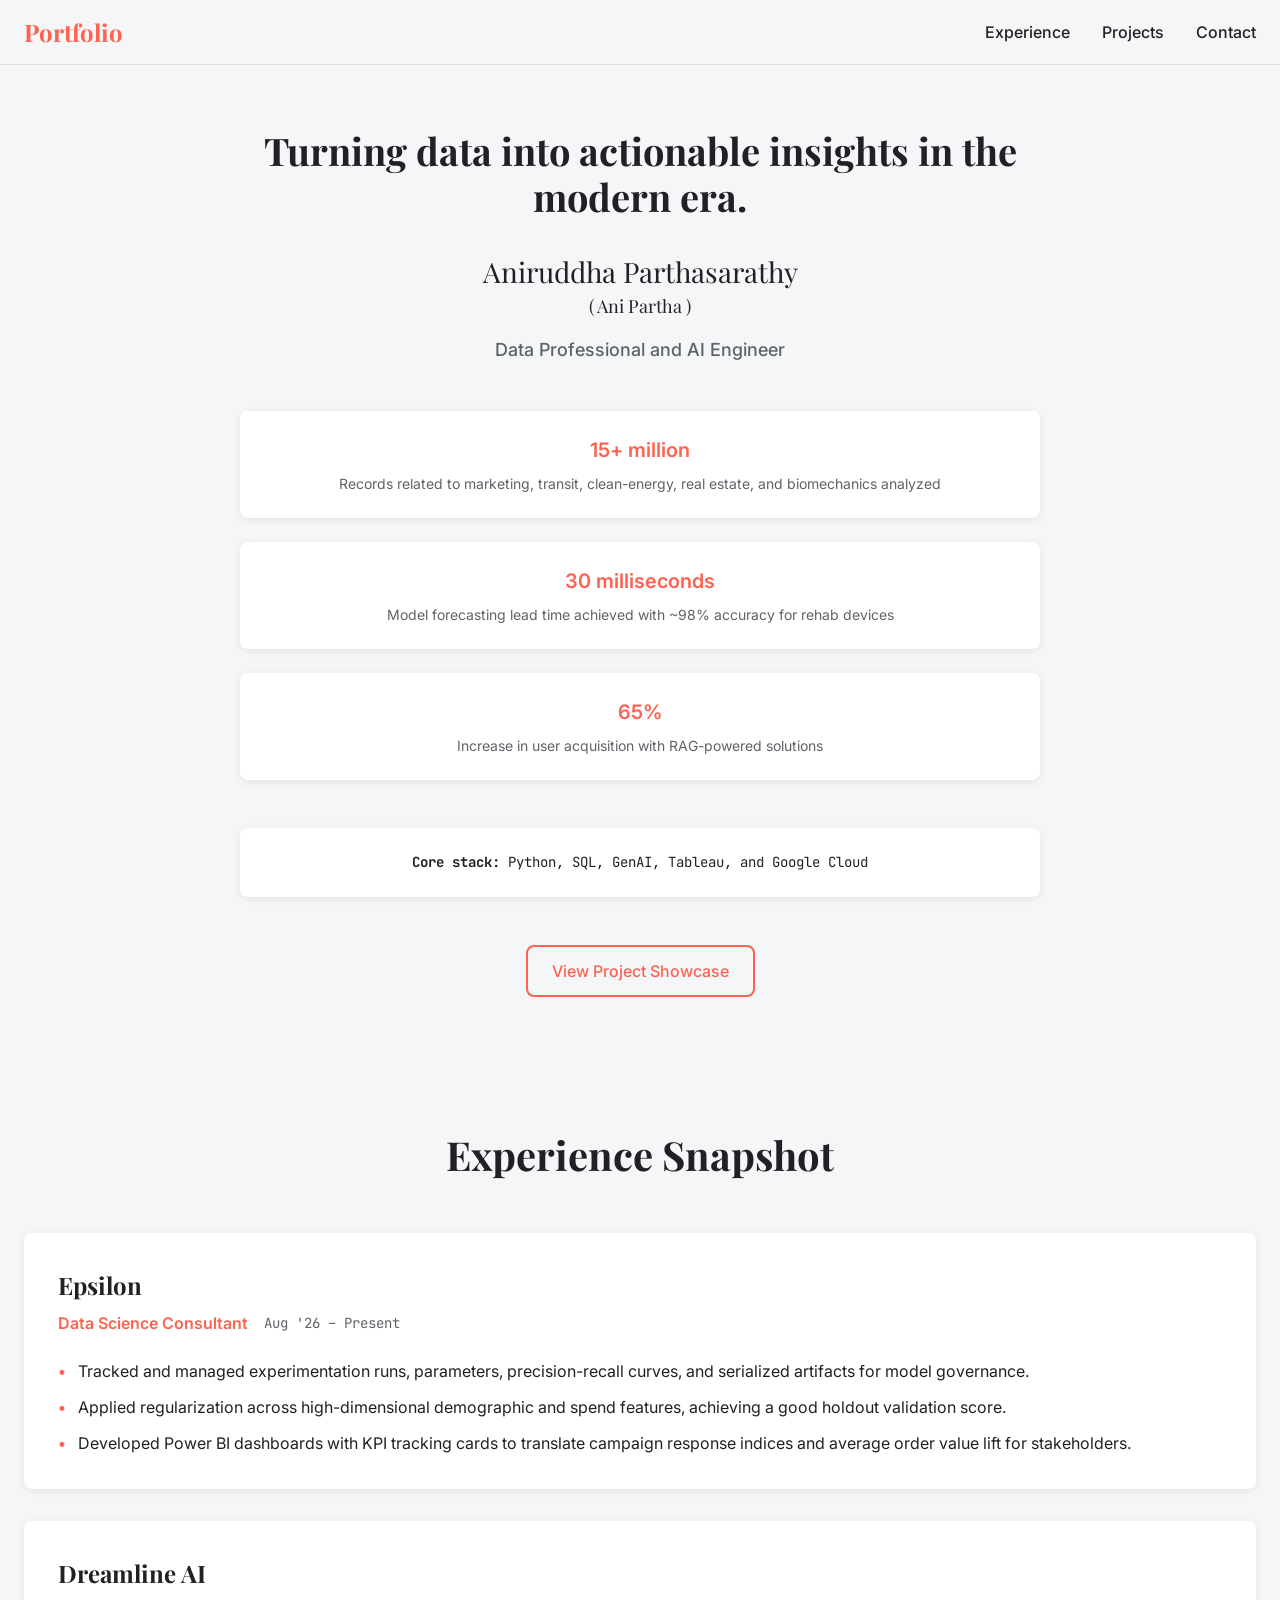
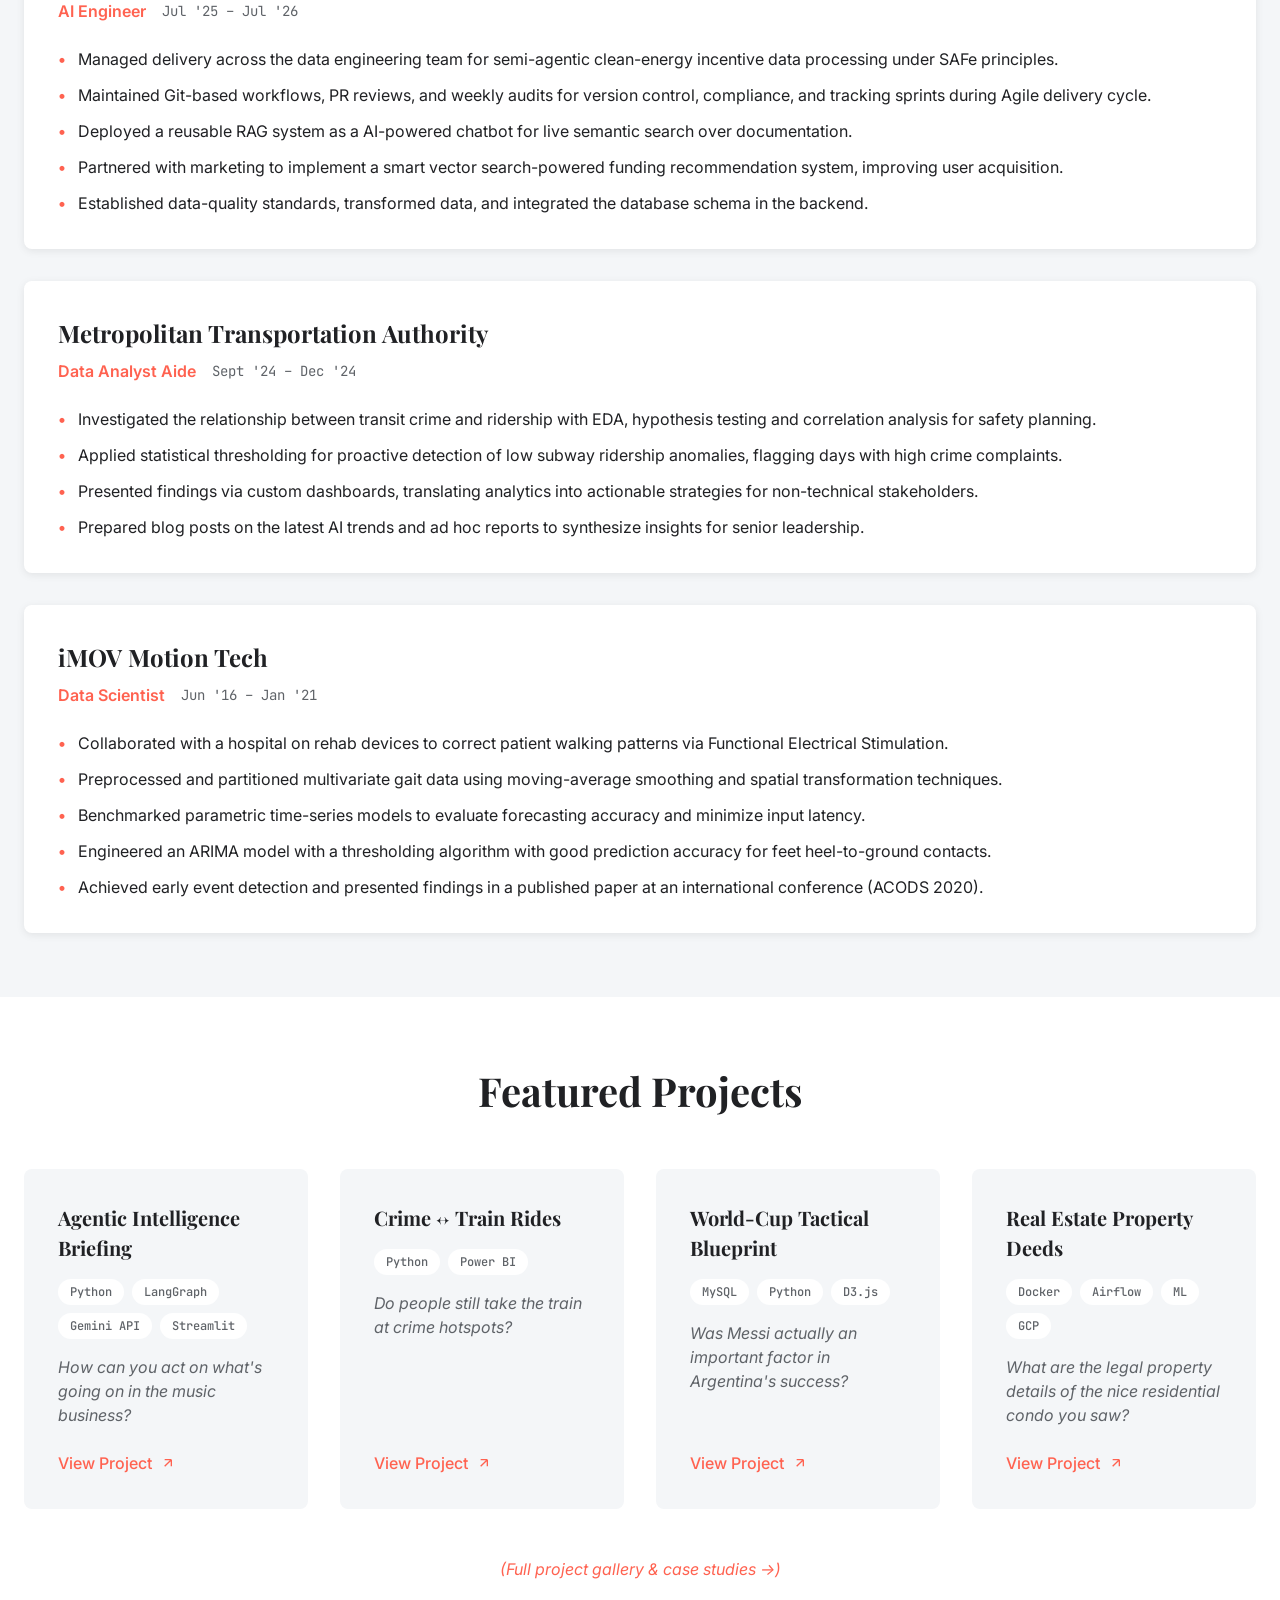
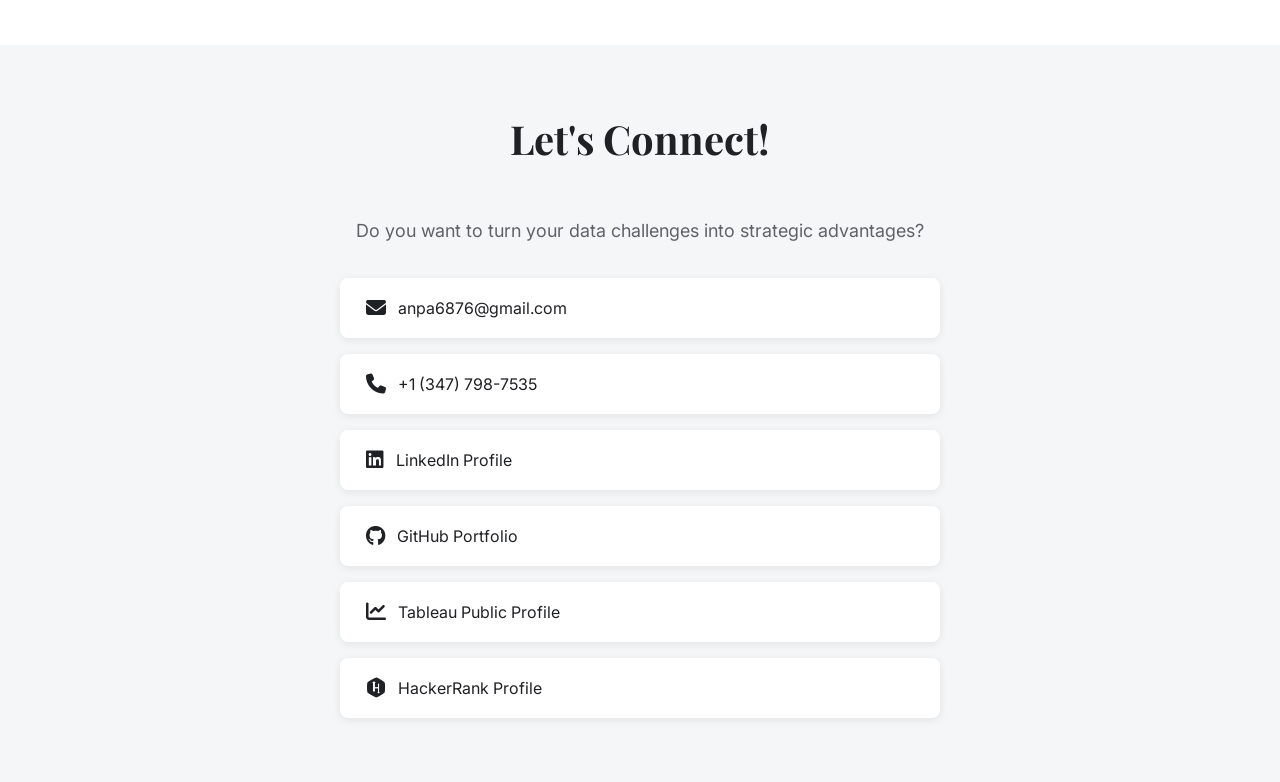
<file: index.html>
<!DOCTYPE html>
<html lang="en">
<head>
  <meta charset="UTF-8">
  <meta name="viewport" content="width=device-width, initial-scale=1.0">
  <title>Ani Partha's Portfolio</title>
  <link rel="preconnect" href="https://fonts.googleapis.com">
  <link rel="preconnect" href="https://fonts.gstatic.com" crossorigin>
  <link href="https://fonts.googleapis.com/css2?family=Playfair+Display:wght@400;700&family=Inter:wght@400;500;600&family=JetBrains+Mono:wght@400;500&display=swap" rel="stylesheet">
  <link rel="stylesheet" href="styles.css">
  <link rel="stylesheet" href="https://cdnjs.cloudflare.com/ajax/libs/font-awesome/6.4.2/css/all.min.css">
</head>
<body>
  <!-- Navigation -->
  <nav class="nav">
    <div class="nav-container">
      <div class="nav-logo">
        <span>Portfolio</span>
      </div>
      <div class="nav-links">
        <a href="#experience" class="nav-link">Experience</a>
        <a href="#projects" class="nav-link">Projects</a>
        <a href="#contact" class="nav-link">Contact</a>
      </div>
    </div>
  </nav>

  <!-- Hero Section -->
  <section class="hero" id="home">
    <div class="container">
      <div class="hero-content">
        <h1 class="hero-tagline">Turning data into actionable insights in the modern era.</h1>
        <div class="hero-name">
          <h2>Aniruddha Parthasarathy</h2>
          <h4>( Ani Partha )</h4>
          <p class="hero-title">Data Professional and AI Engineer</p>
        </div>

        <div class="hero-highlights">
          <div class="highlight">
            <span class="highlight-number">15+ million</span>
            <span class="highlight-text">Records related to marketing, transit, clean-energy, real estate, and biomechanics analyzed</span>
          </div>

          <div class="highlight">
            <span class="highlight-number">30 milliseconds</span>
            <span class="highlight-text">Model forecasting lead time achieved with ~98% accuracy for rehab devices</span>
          </div>
        
          <div class="highlight">
            <span class="highlight-number">65%</span>
            <span class="highlight-text">Increase in user acquisition with RAG-powered solutions</span>
          </div>
        </div>

        <div class="hero-stack">
          <p><strong>Core stack:</strong> Python, SQL, GenAI, Tableau, and Google Cloud</p>
        </div>

        <div class="hero-actions">
          <!-- <a href="Aniruddha_Parthasarathy_CV.pdf" class="btn btn-primary" download>Download Resume</a> -->
          <a href="#projects" class="btn btn-secondary">View Project Showcase</a>
        </div>
      </div>
    </div>
  </section>

  <!-- Experience Section -->
  <section class="experience" id="experience">
    <div class="container">
      <h2 class="section-title">Experience Snapshot</h2>
      <div class="experience-cards">

        <div class="experience-card">
          <div class="experience-header">
            <h3>Epsilon</h3>
            <div class="experience-meta">
              <span class="role">Data Science Consultant</span>
              <span class="dates">Aug '26 – Present</span>
              <!-- <span class="dates"><strong>Remote (US)</strong></span> -->
            </div>
          </div>
          <div class="experience-highlights">
            <div class="highlight-item">
              <span class="bullet">•</span>
              <span>Tracked and managed experimentation runs, parameters, precision-recall curves, and serialized artifacts for model governance.
              </span>
            </div>
            <div class="highlight-item">
              <span class="bullet">•</span>
              <span>Applied regularization across high-dimensional demographic and spend features, achieving a good holdout validation score.</span>
            </div>
            <div class="highlight-item">
              <span class="bullet">•</span>
              <span>Developed Power BI dashboards with KPI tracking cards to translate campaign response indices and average order value lift for stakeholders.</span>
            </div>
          </div>
        </div>

        <div class="experience-card">
          <div class="experience-header">
            <h3>Dreamline AI</h3>
            <div class="experience-meta">
              <span class="role">AI Engineer</span>
              <span class="dates">Jul '25 – Jul '26</span>
              <!-- <span class="dates"><strong>Remote (US)</strong></span> -->
            </div>
          </div>
          <div class="experience-highlights">
            <div class="highlight-item">
              <span class="bullet">•</span>
              <span>Managed delivery across the data engineering team for semi-agentic clean-energy incentive data processing under SAFe principles.</span>
            </div>
            <div class="highlight-item">
              <span class="bullet">•</span>
              <span>Maintained Git-based workflows, PR reviews, and weekly audits for version control, compliance, and tracking sprints during Agile delivery cycle.
              </span>
            </div>
            <div class="highlight-item">
              <span class="bullet">•</span>
              <span>Deployed a reusable RAG system as a AI-powered chatbot for live semantic search over documentation.</span>
            </div>
            <div class="highlight-item">
              <span class="bullet">•</span>
              <span>Partnered with marketing to implement a smart vector search-powered funding recommendation system, improving user acquisition.</span>
            </div>
            <div class="highlight-item">
              <span class="bullet">•</span>
              <span>Established data-quality standards, transformed data, and integrated the database schema in the backend.
              </span>
            </div>
          </div>
        </div>

        <div class="experience-card">
          <div class="experience-header">
            <h3>Metropolitan Transportation Authority</h3>
            <div class="experience-meta">
              <span class="role">Data Analyst Aide</span>
              <span class="dates">Sept '24 – Dec '24</span>
              <!-- <span class="dates"><strong>New York City, NY</strong></span> -->

            </div>
          </div>
          <div class="experience-highlights">
            <div class="highlight-item">
              <span class="bullet">•</span>
              <span>Investigated the relationship between transit crime and ridership with EDA, hypothesis testing and correlation analysis for safety planning.</span>
            </div>
            <div class="highlight-item">
              <span class="bullet">•</span>
              <span>Applied statistical thresholding for proactive detection of low subway ridership anomalies, flagging days with high crime complaints.</span>
            </div>
            <div class="highlight-item">
              <span class="bullet">•</span>
              <span>Presented findings via custom dashboards, translating analytics into actionable strategies for non-technical stakeholders.</span>
            </div>
            <div class="highlight-item">
              <span class="bullet">•</span>
              <span>Prepared blog posts on the latest AI trends and ad hoc reports to synthesize insights for senior leadership.</span>
            </div>
          </div>
        </div>


        <div class="experience-card">
          <div class="experience-header">
            <h3>iMOV Motion Tech</h3>

            <div class="experience-meta">
              <span class="role">Data Scientist</span>
              <span class="dates">Jun '16 – Jan '21</span>
              <!-- <span class="dates"><strong>Bengaluru, India</strong></span> -->
            </div>

          </div>
          <div class="experience-highlights">
            <div class="highlight-item">
              <span class="bullet">•</span>
              <span>Collaborated with a hospital on rehab devices to correct patient walking patterns via Functional Electrical Stimulation.</span>
            </div>
            <div class="highlight-item">
              <span class="bullet">•</span>
              <span>Preprocessed and partitioned multivariate gait data using moving-average smoothing and spatial transformation techniques.</span>
            </div>
            <div class="highlight-item">
              <span class="bullet">•</span>
              <span>Benchmarked parametric time-series models to evaluate forecasting accuracy and minimize input latency.</span>
            </div>
            <div class="highlight-item">
              <span class="bullet">•</span>
              <span>Engineered an ARIMA model with a thresholding algorithm with good prediction accuracy for feet heel-to-ground contacts.</span>
            </div>
            <div class="highlight-item">
              <span class="bullet">•</span>
              <span>Achieved early event detection and presented findings in a published paper at an international conference (ACODS 2020).</span>
            </div>
          </div>
        </div>


      </div>
    </div>
  </section>

  <!-- Projects Section -->
  <section class="projects" id="projects">
    <div class="container">
      <h2 class="section-title">Featured Projects</h2>
      <div class="projects-grid">

        <!-- Agentic AI -->
        <div class="project-card">
          <div class="project-content">
            <h3 class="project-title">Agentic Intelligence Briefing </h3>
            <div class="project-tech">
              <span class="tech-tag">Python</span>
              <span class="tech-tag">LangGraph</span>
              <span class="tech-tag">Gemini API</span>
              <span class="tech-tag">Streamlit</span>
            </div>
            <p class="project-description">
              <i>How can you act on what's going on in the music business?</i>
            </p>
            <a href="https://github.com/a-partha/music_analytics_app/tree/main#agentic-music-analytics-pipeline" class="project-link" target="_blank" rel="noopener">
              <span>View Project</span>
              <svg width="16" height="16" viewBox="0 0 24 24" fill="none" stroke="currentColor" stroke-width="2">
                <path d="M7 17L17 7M17 7H7M17 7V17"/>
              </svg>
            </a>
          </div>
        </div>


        <!-- Crime ↔ Train Rides -->
        <div class="project-card">
          <div class="project-content">
            <h3 class="project-title">Crime ↔ Train Rides</h3>
            <div class="project-tech">
              <span class="tech-tag">Python</span>
              <span class="tech-tag">Power BI</span>
            </div>
            <p class="project-description">
              <i>Do people still take the train at crime hotspots?</i>
            </p>
            <a href="https://a-partha.github.io/NYC-Subway-Analysis/report.html" class="project-link" target="_blank" rel="noopener">
              <span>View Project</span>
              <svg width="16" height="16" viewBox="0 0 24 24" fill="none" stroke="currentColor" stroke-width="2">
                <path d="M7 17L17 7M17 7H7M17 7V17"/>
              </svg>
            </a>
          </div>
        </div>

        <!-- World‑Cup Tactical Blueprint -->
        <div class="project-card">
          <div class="project-content">
            <h3 class="project-title">World-Cup Tactical Blueprint</h3>
            <div class="project-tech">
              <span class="tech-tag">MySQL</span>
              <span class="tech-tag">Python</span>
              <span class="tech-tag">D3.js</span>
            </div>
            <p class="project-description">
              <i>Was Messi actually an important factor in Argentina's success?</i>
            </p>
            <a href="https://a-partha.github.io/Masters-Capstone-Project/" class="project-link" target="_blank" rel="noopener">
              <span>View Project</span>
              <svg width="16" height="16" viewBox="0 0 24 24" fill="none" stroke="currentColor" stroke-width="2">
                <path d="M7 17L17 7M17 7H7M17 7V17"/>
              </svg>
            </a>
          </div>
        </div>

        <!-- Real Estate Property Deeds -->
        <div class="project-card">
          <div class="project-content">
            <h3 class="project-title">Real Estate Property Deeds</h3>
            <div class="project-tech">
              <span class="tech-tag">Docker</span>
              <span class="tech-tag">Airflow</span>
              <span class="tech-tag">ML</span>
              <span class="tech-tag">GCP</span>


            </div>
            <p class="project-description">
              <i>What are the legal property details of the nice residential condo you saw?</i>
            </p>
            <a href="https://github.com/a-partha/real-estate-ai-qa?tab=readme-ov-file#nyc-property-deeds-qa-with-integrated-ai" class="project-link" target="_blank" rel="noopener">
              <span>View Project</span>
              <svg width="16" height="16" viewBox="0 0 24 24" fill="none" stroke="currentColor" stroke-width="2">
                <path d="M7 17L17 7M17 7H7M17 7V17"/>
              </svg>
            </a>
          </div>
        </div>

      </div>

      <div class="projects-cta">
        <p><a href="projects.html" class="exhibition-link">(Full project gallery & case studies →)</a></p>
      </div>
    </div>
  </section>

  <!-- Contact Section -->
  <section class="contact" id="contact">
    <div class="container">
      <h2 class="section-title">Let's Connect!</h2>
      <div class="contact-content">
        <div class="contact-info">
          <p class="contact-description">
            Do you want to turn your data challenges into strategic advantages? 
          </p>
          <div class="contact-links">
            <a href="mailto:anpa6876@gmail.com" class="contact-link" target="_blank" rel="noopener">
              <i class="fa-solid fa-envelope fa-lg"></i>
              anpa6876@gmail.com
            </a>
            <a href="tel:+13477987535" class="contact-link" target="_blank" rel="noopener">
              <i class="fa-solid fa-phone fa-lg"></i>
              +1 (347) 798-7535
            </a>
            <a href="https://www.linkedin.com/in/ani-partha" class="contact-link" target="_blank" rel="noopener">
              <i class="fa-brands fa-linkedin fa-lg"></i>
              LinkedIn Profile
            </a>
            <a href="https://www.github.com/a-partha" class="contact-link" target="_blank" rel="noopener">
              <i class="fa-brands fa-github fa-lg"></i>
              GitHub Portfolio
            </a>
            <a href="https://public.tableau.com/app/profile/anipartha/vizzes" class="contact-link" target="_blank" rel="noopener">
              <i class="fa-solid fa-chart-line fa-lg"></i>
              Tableau Public Profile
            </a>
            <a href="https://www.hackerrank.com/profile/aniruddha_parth1" class="contact-link" target="_blank" rel="noopener">
              <i class="fa-brands fa-hackerrank fa-lg"></i>
              HackerRank Profile
            </a>
          </div>
        </div>
      </div>
    </div>
  </section>

  <script src="script.js"></script>
</body>
</file>
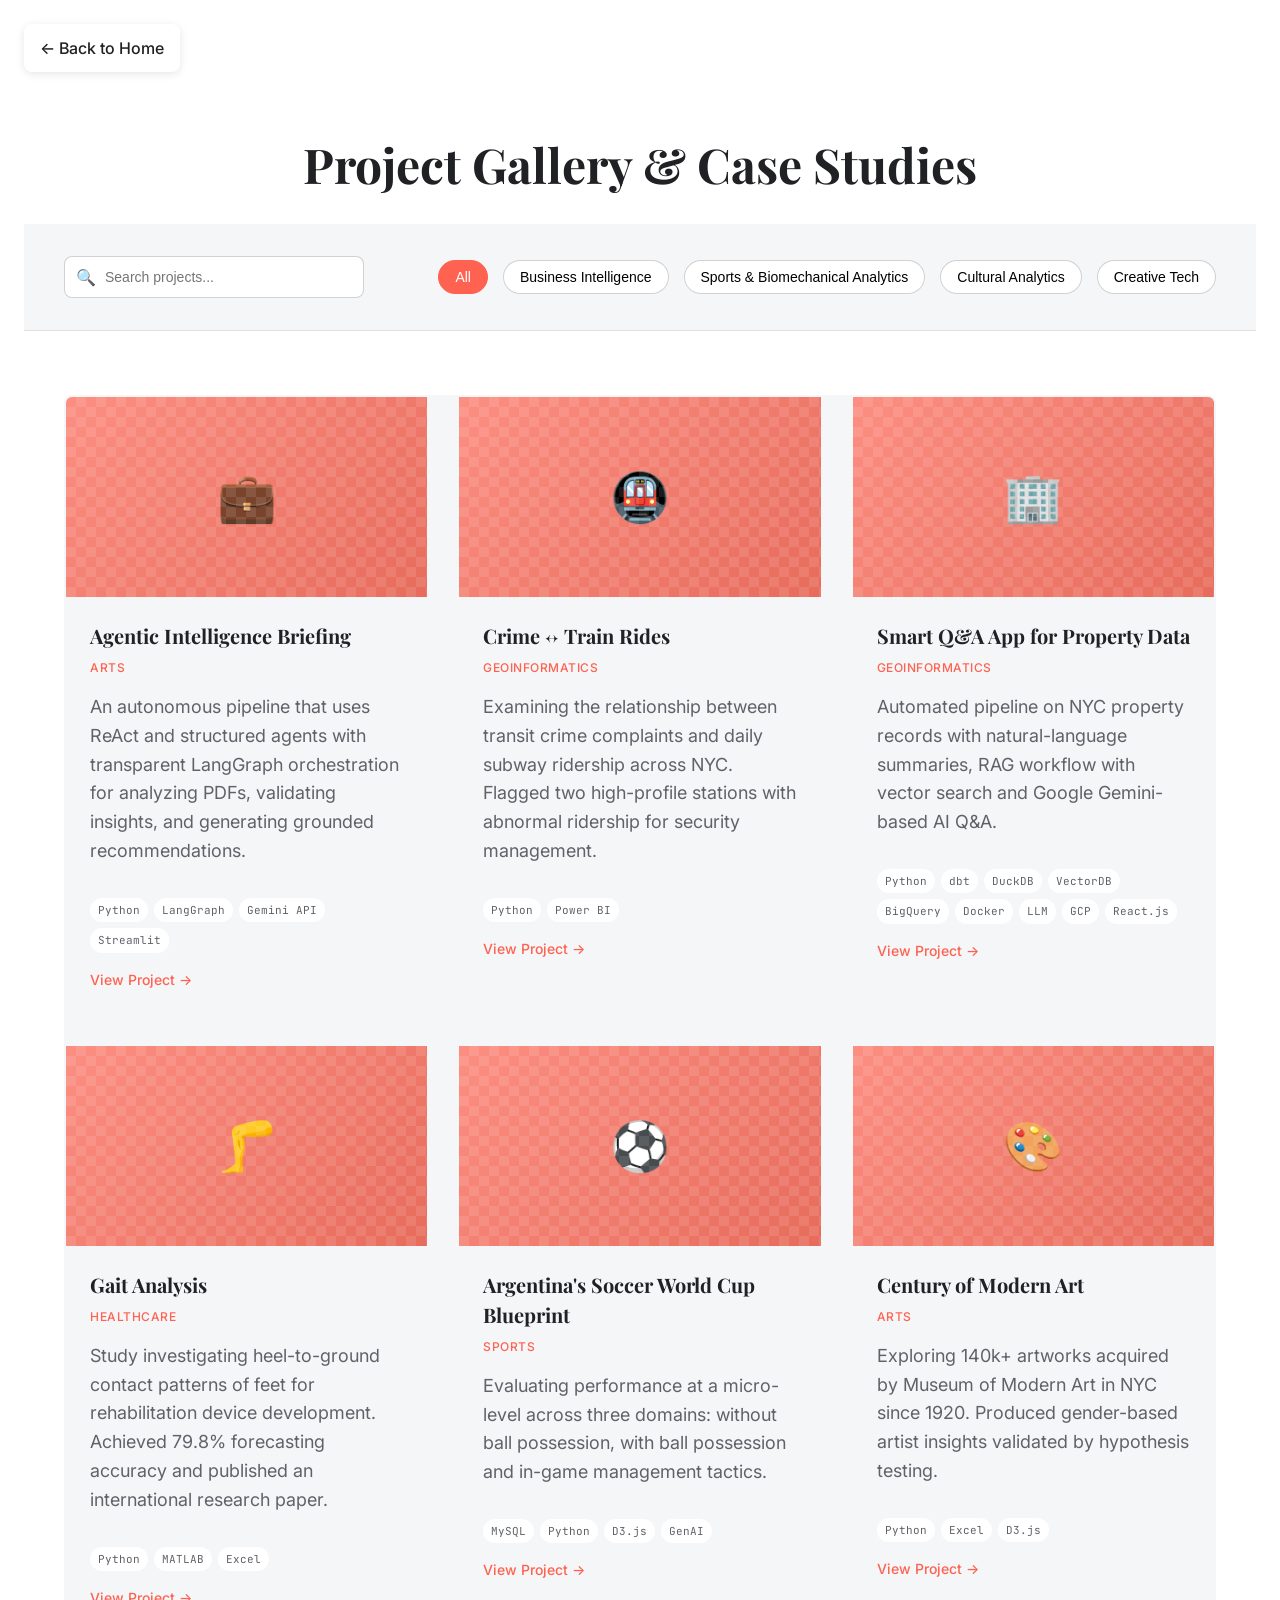
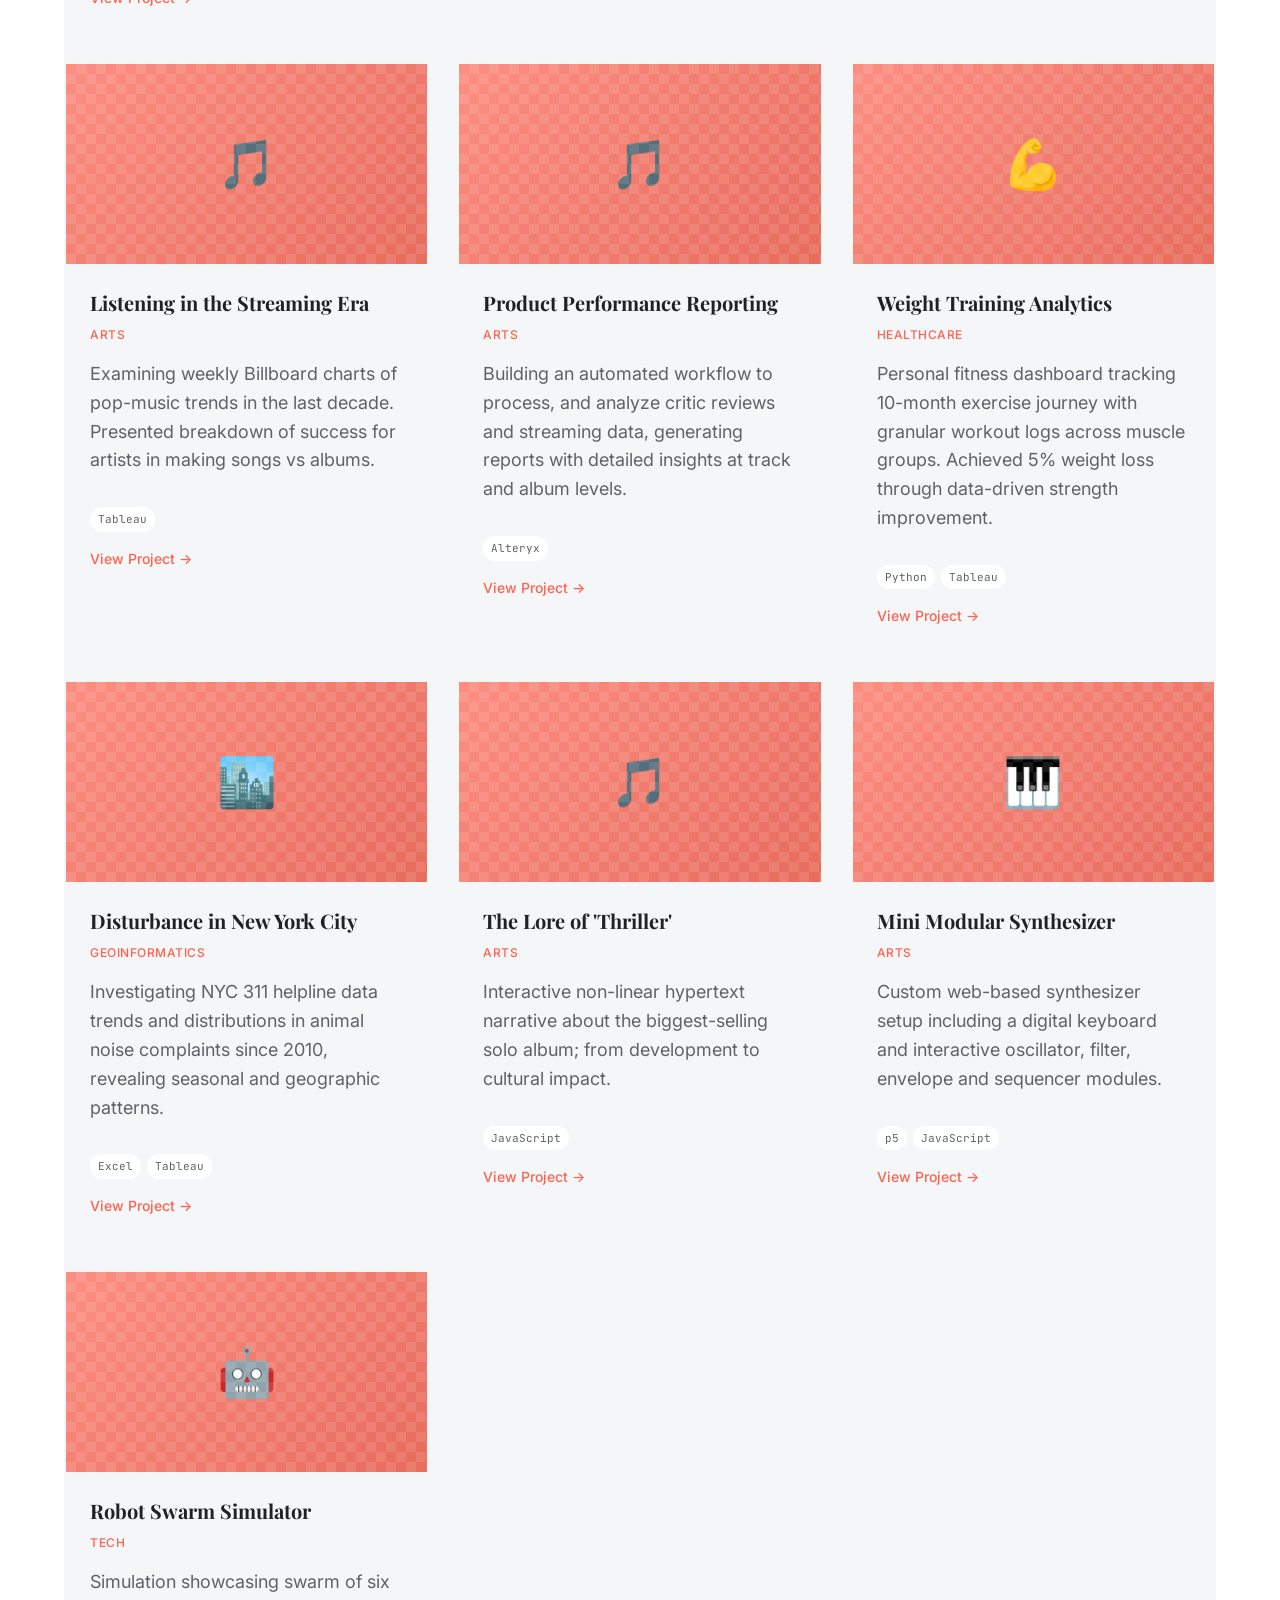
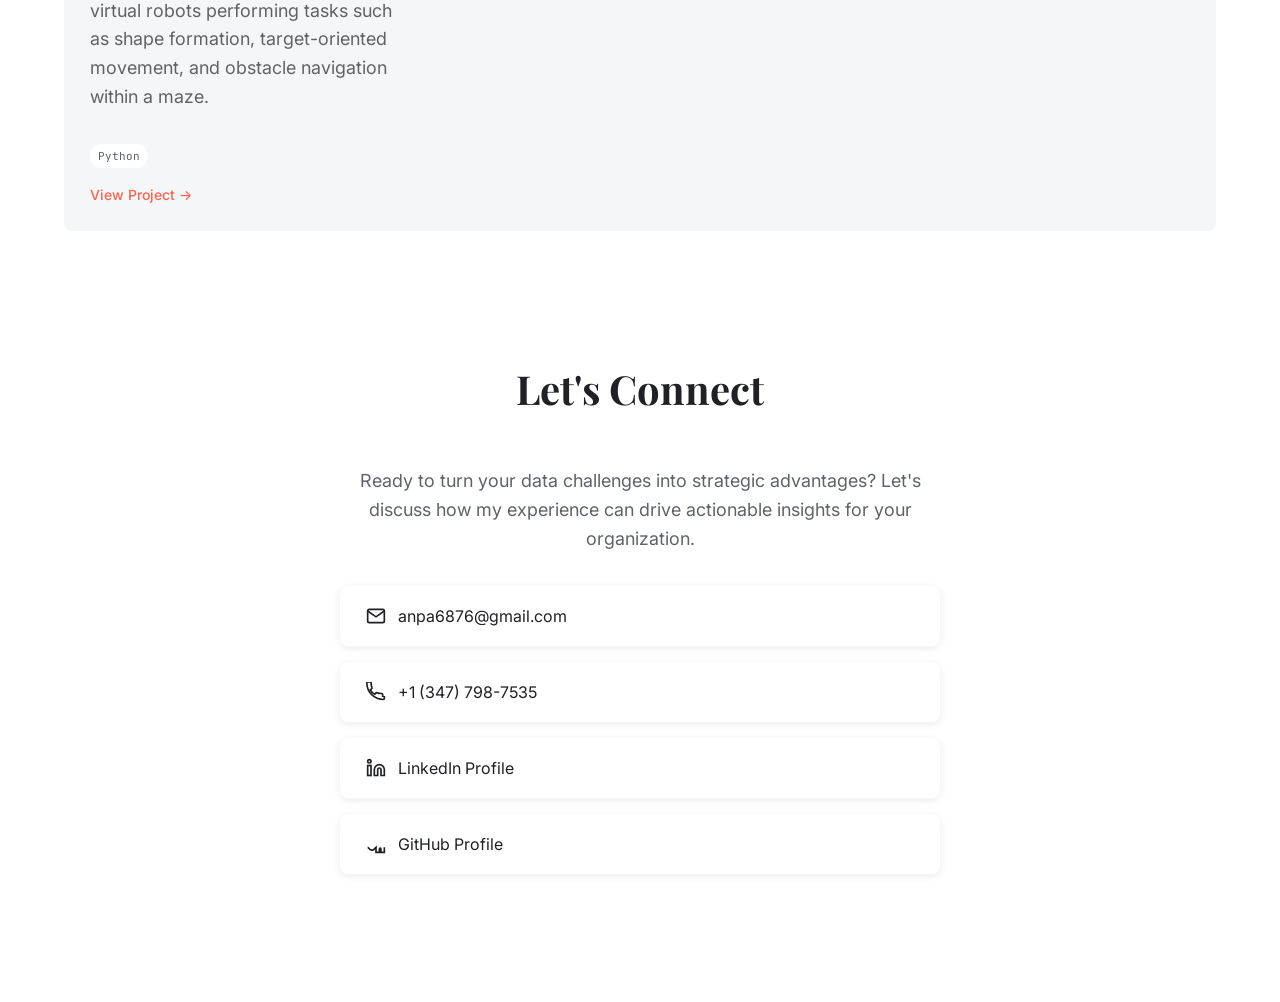
<file: projects.html>
<!DOCTYPE html>
<html lang="en">
<head>
  <meta charset="UTF-8">
  <meta name="viewport" content="width=device-width, initial-scale=1.0">
  <title>Ani Partha's Portfolio</title>
  <link rel="preconnect" href="https://fonts.googleapis.com">
  <link rel="preconnect" href="https://fonts.gstatic.com" crossorigin>
  <link href="https://fonts.googleapis.com/css2?family=Playfair+Display:wght@400;700&family=Inter:wght@400;500;600&family=JetBrains+Mono:wght@400;500&display=swap" rel="stylesheet">
  <link rel="stylesheet" href="styles.css">
  <style>
    /* Additional styles for projects page */
    .projects-hero {
      padding: 128px 0 64px;
      background: white;
    }
    
    .projects-hero .container {
      display: block;
      text-align: center;
    }
    
    .projects-hero h1 {
      font-family: 'Playfair Display', serif;
      font-weight: 700;
      font-size: clamp(32px, 5vw, 48px);
      margin-bottom: 24px;
      color: #202124;
    }
    
    .projects-hero p {
      font-size: 18px;
      color: #5f6368;
      max-width: 600px;
      margin: 0 auto 32px;
      line-height: 1.6;
    }
    
    .projects-stats {
      display: flex;
      justify-content: center;
      gap: 48px;
      flex-wrap: wrap;
      margin-bottom: 32px;
    }
    
    .stat-item {
      text-align: center;
    }
    
    .stat-number {
      font-weight: 600;
      font-size: 24px;
      color: #FF6250;
      display: block;
    }
    
    .stat-label {
      font-size: 14px;
      color: #5f6368;
    }
    
    .filters-section {
      padding: 32px 0;
      background: #F4F6F8;
      border-bottom: 1px solid rgba(32, 33, 36, 0.1);
    }
    
    .filters-container {
      max-width: 1200px;
      margin: 0 auto;
      padding: 0 24px;
      display: flex;
      flex-wrap: wrap;
      gap: 16px;
      align-items: center;
      justify-content: space-between;
    }
    
    .search-box {
      position: relative;
      flex: 1;
      max-width: 300px;
    }
    
    .search-box input {
      width: 100%;
      padding: 12px 16px 12px 40px;
      border: 1px solid rgba(32, 33, 36, 0.2);
      border-radius: 8px;
      font-size: 14px;
      background: white;
    }
    
    .search-box::before {
      content: '🔍';
      position: absolute;
      left: 12px;
      top: 50%;
      transform: translateY(-50%);
      color: #5f6368;
    }
    
    .category-filters {
      display: flex;
      flex-wrap: wrap;
      gap: 15px;
    }
    
    .category-btn {
      padding: 8px 16px;
      border: 1px solid rgba(32, 33, 36, 0.2);
      background: white;
      border-radius: 20px;
      font-size: 14px;
      cursor: pointer;
      transition: all 200ms ease;
    }
    
    .category-btn.active {
      background: #FF6250;
      color: white;
      border-color: #FF6250;
    }
    
    .category-btn:hover:not(.active) {
      background: #f8f9fa;
    }
    
    .projects-grid-full {
      padding: 64px 0;
      background: white;
    }
    
    .projects-grid-full .container {
      max-width: 1200px;
      margin: 0 auto;
      padding: 0 24px;
    }
    
    .grid {
      display: grid;
      grid-template-columns: repeat(3, 1fr);
      gap: 32px;
      background: #F4F6F8;
      border-radius: 8px;
      overflow: hidden;
      transition: all 200ms ease;
      border: 2px solid transparent;
    }
    
    .project-card-full:hover {
      transform: translateY(-4px);
      box-shadow: 0 8px 24px rgba(0, 0, 0, 0.12);
      border-color: #FF6250;
    }
    
    .project-image {
      height: 200px;
      background: linear-gradient(135deg, #ff6250b3, #e55542db);
      display: flex;
      align-items: center;
      justify-content: center;
      color: white;
      font-size: 48px;
      position: relative;
      overflow: hidden;
    }
    
    .project-image::after {
      content: '';
      position: absolute;
      inset: 0;
      background: linear-gradient(45deg, rgba(255,255,255,0.1) 25%, transparent 25%, transparent 75%, rgba(255,255,255,0.1) 75%), 
                  linear-gradient(45deg, rgba(255,255,255,0.1) 25%, transparent 25%, transparent 75%, rgba(255,255,255,0.1) 75%);
      background-size: 20px 20px;
      background-position: 0 0, 10px 10px;
    }
    
    .project-content-full {
      padding: 24px;
    }
    
    .project-header {
      display: flex;
      justify-content: between;
      align-items: flex-start;
      margin-bottom: 16px;
    }
    
    .project-title-full {
      font-family: 'Playfair Display', serif;
      font-weight: 700;
      font-size: 20px;
      color: #202124;
      margin-bottom: 8px;
      text-align: left;

    }
    
    .project-category {
      font-size: 12px;
      color: #FF6250;
      font-weight: 500;
      text-transform: uppercase;
      letter-spacing: 0.5px;
      text-align: left;

    }
    
    .project-description-full {
      color: #5f6368;
      font-size: 14px;
      line-height: 1.5;
      margin-bottom: 16px;
      text-align: left;
    }
    
    .project-tech-full {
      display: flex;
      flex-wrap: wrap;
      gap: 6px;
      margin-bottom: 16px;
    }
    
    .tech-tag-full {
      background: white;
      color: #5f6368;
      padding: 4px 8px;
      border-radius: 12px;
      font-size: 11px;
      font-family: 'JetBrains Mono', monospace;
    }
    
    .project-links {
      display: flex;
      gap: 12px;
    }
    
    .project-link-full {
      display: inline-flex;
      align-items: center;
      gap: 6px;
      color: #FF6250;
      text-decoration: none;
      font-size: 14px;
      font-weight: 500;
      transition: color 200ms ease;
    }
    
    .project-link-full:hover {
      color: #e55542;
    }
    
    .back-to-home {
      position: fixed;
      top: 24px;
      left: 24px;
      background: white;
      color: #202124;
      padding: 12px 16px;
      border-radius: 8px;
      text-decoration: none;
      font-weight: 500;
      box-shadow: 0 2px 8px rgba(0, 0, 0, 0.1);
      transition: all 200ms ease;
      z-index: 1000;
    }
    
    .back-to-home:hover {
      background: #FF6250;
      color: white;
      transform: translateY(-2px);
      box-shadow: 0 4px 12px rgba(255, 98, 80, 0.3);
    }
    
    @media (max-width: 768px) {
      .grid {
        grid-template-columns: repeat(2, 1fr);
        gap: 24px;
      }
    }
    
    @media (max-width: 640px) {
      .grid {
        grid-template-columns: 1fr;
        gap: 20px;
      }
      
      .projects-stats {
        gap: 24px;
      }
      
      .filters-container {
        flex-direction: column;
        align-items: stretch;
      }
      
      .search-box {
        max-width: none;
      }
      
      .category-filters {
        justify-content: center;
      }
      
      .back-to-home {
        position: static;
        margin: 24px;
        display: inline-block;
        text-align: center;
      }
    }
  </style>
</head>
<body>
  <a href="index.html" class="back-to-home">← Back to Home</a>

  <!-- Hero Section -->
  <section class="projects-hero">
    <div class="container">
      <h1>Project Gallery & Case Studies</h1>
      <!-- <p>A comprehensive showcase of projects spanning business intelligence, sports and healthcare analytics, and creative applications. They demonstrate problem-solving methodology, technical implementation, and measurable impact.</p> -->
      
      <!-- <div class="projects-stats">
        <div class="stat-item">
          <span class="stat-number">10</span>
          <span class="stat-label">Projects</span>
        </div>
        <div class="stat-item">
          <span class="stat-number">6</span>
          <span class="stat-label">Domains</span>
        </div>
        <div class="stat-item">
          <span class="stat-number">$1.2M</span>
          <span class="stat-label">Annual Impact</span>
        </div>
      </div>
    </div>
  </section> -->

  <!-- Filters -->
  <section class="filters-section">
    <div class="filters-container">
      <div class="search-box">
        <input type="text" id="searchInput" placeholder="Search projects...">
      </div>
      
      <div class="category-filters">
        <button class="category-btn active" data-category="all">All</button>
        <button class="category-btn" data-category="business">Business Intelligence</button>
        <button class="category-btn" data-category="sports">Sports & Biomechanical Analytics</button>
        <button class="category-btn" data-category="cultural">Cultural Analytics</button>
        <button class="category-btn" data-category="creative">Creative Tech</button>
      </div>
    </div>
  </section>

  <!-- Projects Grid -->
  <section class="projects-grid-full">
    <div class="container">
      <div class="grid" id="projectsGrid">
        <!-- Agentic AI -->
        <div class="project-card-full" data-category="business">
          <div class="project-image">💼</div>
          <div class="project-content-full">
            <div class="project-header">
              <div>
                <h3 class="project-title-full">Agentic Intelligence Briefing</h3>
                <div class="project-category">Arts</div>
              </div>
            </div>
            <p class="project-description-full">
              An autonomous pipeline that uses ReAct and structured agents with transparent LangGraph orchestration for analyzing PDFs, validating insights, and generating grounded recommendations.
            </p>
            <div class="project-tech-full">
              <span class="tech-tag-full">Python</span>
              <span class="tech-tag-full">LangGraph</span>
              <span class="tech-tag-full">Gemini API</span>
              <span class="tech-tag-full">Streamlit</span>
            </div>
            <div class="project-links">
              <a href="https://github.com/a-partha/music_analytics_app/tree/main#agentic-music-analytics-pipeline" class="project-link-full" target="_blank" rel="noopener">
                View Project →
              </a>
            </div>
          </div>
        </div>

        <!-- Crime & Transit -->
        <div class="project-card-full" data-category="business">
          <div class="project-image">🚇</div>
          <div class="project-content-full">
            <div class="project-header">
              <div>
                <h3 class="project-title-full">Crime ↔ Train Rides</h3>
                <div class="project-category">Geoinformatics</div>
              </div>
            </div>
            <p class="project-description-full">
              Examining the relationship between transit crime complaints and daily subway ridership across NYC. Flagged two high-profile stations with abnormal ridership for security management.
            </p>
            <div class="project-tech-full">
              <span class="tech-tag-full">Python</span>
              <span class="tech-tag-full">Power BI</span>
            </div>
            <div class="project-links">
              <a href="https://a-partha.github.io/NYC-Subway-Analysis/report.html" class="project-link-full" target="_blank" rel="noopener">
                View Project →
              </a>
            </div>
          </div>
        </div>

        <!-- Property Deeds -->
        <div class="project-card-full" data-category="business">
          <div class="project-image">🏢</div>
          <div class="project-content-full">
            <div class="project-header">
              <div>
                <h3 class="project-title-full">Smart Q&A App for Property Data</h3>
                <div class="project-category">Geoinformatics</div>
              </div>
            </div>
            <p class="project-description-full">
              Automated pipeline on NYC property records with natural-language summaries, RAG workflow with vector search and Google Gemini-based AI Q&A.</p>
            <div class="project-tech-full">
              <span class="tech-tag-full">Python</span>
              <span class="tech-tag-full">dbt</span>
              <span class="tech-tag-full">DuckDB</span>
              <span class="tech-tag-full">VectorDB</span>
              <span class="tech-tag-full">BigQuery</span>
              <span class="tech-tag-full">Docker</span>
              <span class="tech-tag-full">LLM</span>
              <span class="tech-tag-full">GCP</span>
              <span class="tech-tag-full">React.js</span>              
            </div>
            <div class="project-links">
              <a href="https://github.com/a-partha/real-estate-ai-qa?tab=readme-ov-file#nyc-property-deeds-qa-with-integrated-ai" class="project-link-full" target="_blank" rel="noopener">
                
                View Project →
              </a>
            </div>
          </div>
        </div>



        <!-- Muscle Modeling -->
        <div class="project-card-full" data-category="sports">
          <div class="project-image">🦵</div>
          <div class="project-content-full">
            <div class="project-header">
              <div>
                <h3 class="project-title-full">Gait Analysis</h3>
                <div class="project-category">Healthcare</div>
              </div>
            </div>
            <p class="project-description-full">
              Study investigating heel-to-ground contact patterns of feet for rehabilitation device development. Achieved 79.8% forecasting accuracy and published an international research paper.
            </p>
            <div class="project-tech-full">
              <span class="tech-tag-full">Python</span>
              <span class="tech-tag-full">MATLAB</span>
              <span class="tech-tag-full">Excel</span>
            </div>
            <div class="project-links">
              <a href="https://doi.org/10.1016/j.ifacol.2020.06.040" class="project-link-full" target="_blank" rel="noopener">
                View Project →
              </a>
            </div>
          </div>
        </div>

        
        <!-- World Cup -->
        <div class="project-card-full" data-category="sports">
          <div class="project-image">⚽</div>
          <div class="project-content-full">
            <div class="project-header">
              <div>
                <h3 class="project-title-full">Argentina's Soccer World Cup Blueprint</h3>
                <div class="project-category">Sports</div>
              </div>
            </div>
            <p class="project-description-full">
              Evaluating performance at a micro-level across three domains: without ball possession, with ball possession and in-game management tactics.
            </p>
            <div class="project-tech-full">
              <span class="tech-tag-full">MySQL</span>
              <span class="tech-tag-full">Python</span>
              <span class="tech-tag-full">D3.js</span>
              <span class="tech-tag-full">GenAI</span>
            </div>
            <div class="project-links">
              <a href="https://a-partha.github.io/Masters-Capstone-Project/" class="project-link-full" target="_blank" rel="noopener">
                View Project →
              </a>
            </div>
          </div>
        </div>

        <!-- MoMA Art -->
        <div class="project-card-full" data-category="cultural">
          <div class="project-image">🎨</div>
          <div class="project-content-full">
            <div class="project-header">
              <div>
                <h3 class="project-title-full">Century of Modern Art</h3>
                <div class="project-category">Arts</div>
              </div>
            </div>
            <p class="project-description-full">
              Exploring 140k+ artworks acquired by Museum of Modern Art in NYC since 1920. Produced gender-based artist insights validated by hypothesis testing.</p>
            <div class="project-tech-full">
              <span class="tech-tag-full">Python</span>
              <span class="tech-tag-full">Excel</span>
              <span class="tech-tag-full">D3.js</span>
            </div>
            <div class="project-links">
              <a href="https://a-partha.github.io/MoMA-Stats-Exploration/home.html" class="project-link-full" target="_blank" rel="noopener">
                View Project →
              </a>
            </div>
          </div>
        </div>

        <!-- Streaming Era Listening-->
        <div class="project-card-full" data-category="cultural">
          <div class="project-image">🎵</div>
          <div class="project-content-full">
            <div class="project-header">
              <div>
                <h3 class="project-title-full">Listening in the Streaming Era</h3>
                <div class="project-category">Arts</div>
              </div>
            </div>
            <p class="project-description-full">
              Examining weekly Billboard charts of pop-music trends in the last decade. Presented breakdown of success for artists in making songs vs albums.            </p>
            <div class="project-tech-full">
              <span class="tech-tag-full">Tableau</span>
            </div>
            <div class="project-links">
              <a href="https://public.tableau.com/app/profile/anipartha/viz/FinalProject-Part1_17156310192070/Story1" class="project-link-full" target="_blank" rel="noopener">
                View Project →
              </a>
            </div>
          </div>
        </div>



          <!-- Blood Orange Report -->
          <div class="project-card-full" data-category="business">
          <div class="project-image">🎵</div>
          <div class="project-content-full">
            <div class="project-header">
              <div>
                <h3 class="project-title-full">Product Performance Reporting</h3>
                <div class="project-category">Arts</div>
              </div>
            </div>
            <p class="project-description-full">
                Building an automated workflow to process, and analyze critic reviews and streaming data, generating reports with detailed insights at track and album levels.            
            <div class="project-tech-full">
              <span class="tech-tag-full">Alteryx</span>
            </div>
            <div class="project-links">
              <a href="https://drive.google.com/file/d/1FkyHFAidNySrhyJDb1YH1jmwvSVrgq8G/view?usp=drive_link" class="project-link-full" target="_blank" rel="noopener">
                View Project →
              </a>
            </div>
          </div>
        </div>

        <!-- Weight Training -->
        <div class="project-card-full" data-category="sports">
          <div class="project-image">💪</div>
          <div class="project-content-full">
            <div class="project-header">
              <div>
                <h3 class="project-title-full">Weight Training Analytics</h3>
                <div class="project-category">Healthcare</div>
              </div>
            </div>
            <p class="project-description-full">
              Personal fitness dashboard tracking 10-month exercise journey with granular workout logs across muscle groups. Achieved 5% weight loss through data-driven strength improvement.
            </p>
            <div class="project-tech-full">
              <span class="tech-tag-full">Python</span>
              <span class="tech-tag-full">Tableau</span>
            </div>
            <div class="project-links">
              <a href="https://public.tableau.com/views/A10-MonthWeightTrainingJourney/Dashboard" class="project-link-full" target="_blank" rel="noopener">
                View Project →
              </a>
            </div>
          </div>
        </div>

        <!-- NYC Disturbance -->
        <div class="project-card-full" data-category="business">
          <div class="project-image">🏙️</div>
          <div class="project-content-full">
            <div class="project-header">
              <div>
                <h3 class="project-title-full">Disturbance in New York City</h3>
                <div class="project-category">Geoinformatics</div>
              </div>
            </div>
            <p class="project-description-full">
              Investigating NYC 311 helpline data trends and distributions in animal noise complaints since 2010, revealing seasonal and geographic patterns.
            </p>
            <div class="project-tech-full">
              <span class="tech-tag-full">Excel</span>
              <span class="tech-tag-full">Tableau</span>
            </div>
            <div class="project-links">
              <a href="https://public.tableau.com/app/profile/anipartha/viz/Project1_17089966490800/CountAreaChart" class="project-link-full" target="_blank" rel="noopener">
                View Project →
              </a>
            </div>
          </div>
        </div>

        <!-- Thriller Lore -->
        <div class="project-card-full" data-category="creative">
          <div class="project-image">🎵</div>
          <div class="project-content-full">
            <div class="project-header">
              <div>
                <h3 class="project-title-full">The Lore of 'Thriller'</h3>
                <div class="project-category">Arts</div>
              </div>
            </div>
            <p class="project-description-full">
              Interactive non-linear hypertext narrative about the biggest-selling solo album; from development to cultural impact.
            </p>
            <div class="project-tech-full">
              <span class="tech-tag-full">JavaScript</span>
            </div>
            <div class="project-links">
              <a href="https://a-partha.github.io/Interactive-Hypertext-Project/home.html" class="project-link-full" target="_blank" rel="noopener">
                View Project →
              </a>
            </div>
          </div>
        </div>

        <!-- Modular Synth -->
        <div class="project-card-full" data-category="creative">
          <div class="project-image">🎹</div>
          <div class="project-content-full">
            <div class="project-header">
              <div>
                <h3 class="project-title-full">Mini Modular Synthesizer</h3>
                <div class="project-category">Arts</div>
              </div>
            </div>
            <p class="project-description-full">
              Custom web-based synthesizer setup including a digital keyboard and interactive oscillator, filter, envelope and sequencer modules.
            </p>
            <div class="project-tech-full">
              <span class="tech-tag-full">p5</span>
              <span class="tech-tag-full">JavaScript</span>
            </div>
            <div class="project-links">
              <a href="https://a-partha.github.io/p5-Modular-Synthesizer/synth.html" class="project-link-full" target="_blank" rel="noopener">
                View Project →
              </a>
            </div>
          </div>
        </div>

        <!-- Robot Swarm -->
        <div class="project-card-full" data-category="creative">
          <div class="project-image">🤖</div>
          <div class="project-content-full">
            <div class="project-header">
              <div>
                <h3 class="project-title-full">Robot Swarm Simulator</h3>
                <div class="project-category">Tech</div>
              </div>
            </div>
            <p class="project-description-full">
              Simulation showcasing swarm of six virtual robots performing tasks such as shape formation, target-oriented movement, and obstacle navigation within a maze.
            </p>
            <div class="project-tech-full">
              <span class="tech-tag-full">Python</span>
            </div>
            <div class="project-links">
              <a href="https://youtu.be/flyl1zKTZV0" class="project-link-full" target="_blank" rel="noopener">
                View Project →
              </a>
            </div>
          </div>
        </div>


      </div>
    </div>
  </section>

  <!-- Contact Section -->
  <section class="contact" id="contact">
    <div class="container">
      <h2 class="section-title">Let's Connect</h2>
      <div class="contact-content">
        <div class="contact-info">
          <p class="contact-description">
            Ready to turn your data challenges into strategic advantages? 
            Let's discuss how my experience can drive actionable insights for your organization.
          </p>
          <div class="contact-links">
            <a href="mailto:anpa6876@gmail.com" class="contact-link" target="_blank" rel="noopener">
              <svg width="20" height="20" viewBox="0 0 24 24" fill="none" stroke="currentColor" stroke-width="2">
                <path d="M4 4H20C21.1 4 22 4.9 22 6V18C22 19.1 21.1 20 20 20H4C2.9 20 2 19.1 2 18V6C2 4.9 2.9 4 4 4Z"/>
                <polyline points="22,6 12,13 2,6"/>
              </svg>
              anpa6876@gmail.com
            </a>
            <a href="tel:+13477987535" class="contact-link" target="_blank" rel="noopener">
              <svg width="20" height="20" viewBox="0 0 24 24" fill="none" stroke="currentColor" stroke-width="2">
                <path d="M22 16.92V19.92C22 20.52 21.52 21 20.92 21C10.03 21 1 11.97 1 1.08C1 0.48 1.48 0 2.08 0H5.08C5.68 0 6.16 0.48 6.16 1.08C6.16 3.23 6.53 5.31 7.22 7.26C7.32 7.51 7.24 7.8 7.03 7.97L5.25 9.37C6.35 11.72 8.28 13.65 10.63 14.75L12.03 12.97C12.2 12.76 12.49 12.68 12.74 12.78C14.69 13.47 16.77 13.84 18.92 13.84C19.52 13.84 20 14.32 20 14.92V17.92"/>
              </svg>
              +1 (347) 798-7535
            </a>
            <a href="https://www.linkedin.com/in/ani-partha" class="contact-link" target="_blank" rel="noopener">
              <svg width="20" height="20" viewBox="0 0 24 24" fill="none" stroke="currentColor" stroke-width="2">
                <path d="M16 8A6 6 0 0 1 22 14V21H18V14A2 2 0 0 0 16 12A2 2 0 0 0 14 14V21H10V14A6 6 0 0 1 16 8Z"/>
                <rect x="2" y="9" width="4" height="12"/>
                <circle cx="4" cy="4" r="2"/>
              </svg>
              LinkedIn Profile
            </a>
            <a href="https://www.github.com/a-partha" class="contact-link" target="_blank" rel="noopener">
              <svg width="20" height="20" viewBox="0 0 24 24" fill="none" stroke="currentColor" stroke-width="2">
                <path d="M9 19C4 20.5 4 16.5 2 16M22 16V22H18V18.5C18 17.5 17.5 17 17 17C16.5 17 16 17.5 16 18.5V22H12V16L9 19"/>
              </svg>
              GitHub Profile
            </a>
          </div>
        </div>
      </div>
    </div>
  </section>

  <script>
    // Search and filter functionality
    const searchInput = document.getElementById('searchInput');
    const categoryBtns = document.querySelectorAll('.category-btn');
    const projectCards = document.querySelectorAll('.project-card-full');

    let currentCategory = 'all';
    let currentSearch = '';

    function filterProjects() {
      projectCards.forEach(card => {
        const category = card.dataset.category;
        const title = card.querySelector('.project-title-full').textContent.toLowerCase();
        const description = card.querySelector('.project-description-full').textContent.toLowerCase();
        
        const matchesCategory = currentCategory === 'all' || category === currentCategory;
        const matchesSearch = currentSearch === '' || 
                             title.includes(currentSearch) || 
                             description.includes(currentSearch);
        
        if (matchesCategory && matchesSearch) {
          card.style.display = 'block';
        } else {
          card.style.display = 'none';
        }
      });
    }

    // Search functionality
    searchInput.addEventListener('input', (e) => {
      currentSearch = e.target.value.toLowerCase();
      filterProjects();
    });

    // Category filter functionality
    categoryBtns.forEach(btn => {
      btn.addEventListener('click', () => {
        categoryBtns.forEach(b => b.classList.remove('active'));
        btn.classList.add('active');
        currentCategory = btn.dataset.category;
        filterProjects();
      });
    });

    // Smooth scroll for anchor links
    document.querySelectorAll('a[href^="#"]').forEach(anchor => {
      anchor.addEventListener('click', function (e) {
        e.preventDefault();
        const target = document.querySelector(this.getAttribute('href'));
        if (target) {
          target.scrollIntoView({
            behavior: 'smooth',
            block: 'start'
          });
        }
      });
    });
  </script>
</body>
</html>
</file>
<file: styles.css>
/* Reset and Base Styles */
* {
  margin: 0;
  padding: 0;
  box-sizing: border-box;
}

html {
  scroll-behavior: smooth;
}

body {
  font-family: 'Inter', sans-serif;
  font-size: 16px;
  line-height: 1.5;
  color: #202124;
  background-color: #F4F6F8;
  overflow-x: hidden;
}

/* Container */
.container {
  max-width: 1280px;
  margin: 0 auto;
  padding: 0 24px;
}

/* Navigation */
.nav {
  position: fixed;
  top: 0;
  left: 0;
  right: 0;
  background: rgba(244, 246, 248, 0.95);
  backdrop-filter: blur(10px);
  border-bottom: 1px solid rgba(32, 33, 36, 0.1);
  z-index: 1000;
  transition: all 200ms ease;
}

.nav-container {
  max-width: 1280px;
  margin: 0 auto;
  padding: 0 24px;
  display: flex;
  justify-content: space-between;
  align-items: center;
  height: 64px;
}

.nav-logo {
  font-family: 'Playfair Display', serif;
  font-weight: 700;
  font-size: 24px;
  color: #FF6250;
}

.nav-links {
  display: flex;
  gap: 32px;
}

.nav-link {
  text-decoration: none;
  color: #202124;
  font-weight: 500;
  transition: color 200ms ease;
  position: relative;
}

.nav-link:hover {
  color: #FF6250;
}

.nav-link::after {
  content: '';
  position: absolute;
  bottom: -4px;
  left: 0;
  width: 0;
  height: 2px;
  background-color: #FF6250;
  transition: width 200ms ease;
}

.nav-link:hover::after {
  width: 100%;
}

/* Hero Section */
.hero {
  padding: 128px 0 64px;
  min-height: 100vh;
  display: flex;
  align-items: center;
}

.hero-content {
  grid-column: 1 / -1;
  text-align: center;
  max-width: 800px;
  margin: 0 auto;
}

.hero-tagline {
  font-family: 'Playfair Display', serif;
  font-weight: 700;
  font-size: clamp(38px, 2vw, 48px);
  line-height: 1.2;
  margin-bottom: 32px;
  color: #202124;
  animation: fadeUp 800ms ease forwards;
  opacity: 0;
  /* white-space: nowrap;  */
  text-align: center;
}

/* Allow wrapping on small screens */
@media (max-width: 700px) {
  .hero-tagline {
    white-space: normal;
  }
}

.hero-name {
  margin-bottom: 48px;
  animation: fadeUp 800ms ease 200ms forwards;
  opacity: 0;
}

.hero-name h2 {
  font-family: 'Playfair Display', serif;
  font-weight: 400;
  font-size: clamp(24px, 4vw, 28px);
  margin-bottom: 0px;

}

.hero-name h4 {
  font-family: 'Playfair Display', serif;
  font-weight: 400;
  font-size: clamp(16px, 4vw, 18px);
  margin-bottom: 16px;

}

.hero-title {
  font-size: 18px;
  font-weight: 500;
  color: #5f6368;
}

.hero-highlights {
  display: grid;
  gap: 24px;
  margin-bottom: 48px;
  animation: fadeUp 800ms ease 400ms forwards;
  opacity: 0;
}

.highlight {
  display: flex;
  flex-direction: column;
  gap: 8px;
  padding: 24px;
  background: white;
  border-radius: 8px;
  box-shadow: 0 2px 8px rgba(0, 0, 0, 0.08);
  transition: transform 200ms ease, box-shadow 200ms ease;
}

.highlight:hover {
  transform: translateY(-4px);
  box-shadow: 0 8px 24px rgba(0, 0, 0, 0.12);
}

.highlight-number {
  font-weight: 600;
  font-size: 20px;
  color: #FF6250;
}

.highlight-text {
  color: #5f6368;
  font-size: 14px;
}

.hero-stack {
  margin-bottom: 48px;
  padding: 24px;
  background: white;
  border-radius: 8px;
  box-shadow: 0 2px 8px rgba(0, 0, 0, 0.08);
  animation: fadeUp 800ms ease 600ms forwards;
  opacity: 0;
}

.hero-stack p {
  font-family: 'JetBrains Mono', monospace;
  font-size: 14px;
  color: #202124;
}

.hero-actions {
  display: flex;
  gap: 16px;
  justify-content: center;
  flex-wrap: wrap;
  animation: fadeUp 800ms ease 800ms forwards;
  opacity: 0;
}

/* Buttons */
.btn {
  display: inline-flex;
  align-items: center;
  gap: 8px;
  padding: 12px 24px;
  min-height: 44px;
  min-width: 44px;
  border-radius: 8px;
  text-decoration: none;
  font-weight: 500;
  transition: all 200ms ease;
  cursor: pointer;
  border: 2px solid transparent;
}

.btn-primary {
  background-color: #FF6250;
  color: white;
}

.btn-primary:hover {
  background-color: #e55542;
  transform: translateY(-2px);
  box-shadow: 0 4px 12px rgba(255, 98, 80, 0.3);
}

.btn-secondary {
  background-color: transparent;
  color: #FF6250;
  border-color: #FF6250;
}

.btn-secondary:hover {
  background-color: #FF6250;
  color: white;
  transform: translateY(-2px);
  box-shadow: 0 4px 12px rgba(255, 98, 80, 0.3);
}

/* Section Titles */
.section-title {
  font-family: 'Playfair Display', serif;
  font-weight: 700;
  font-size: clamp(28px, 4vw, 40px);
  margin-bottom: 48px;
  text-align: center;
  grid-column: 1 / -1;
}

/* Experience Section */
.experience {
  padding: 64px 0;
}

.experience-cards {
  grid-column: 1 / -1;
  display: grid;
  gap: 32px;
}

.experience-card {
  background: white;
  border-radius: 8px;
  padding: 32px;
  box-shadow: 0 2px 8px rgba(0, 0, 0, 0.08);
  transition: all 200ms ease;
  border: 2px solid transparent;
}

.experience-card:hover {
  transform: translateY(-4px);
  box-shadow: 0 8px 24px rgba(0, 0, 0, 0.12);
  border-color: #FF6250;
}

.experience-header {
  margin-bottom: 24px;
}

.experience-header h3 {
  font-family: 'Playfair Display', serif;
  font-weight: 700;
  font-size: 24px;
  margin-bottom: 8px;
  color: #202124;
}

.experience-meta {
  display: flex;
  gap: 16px;
  align-items: center;
  flex-wrap: wrap;
}

.role {
  font-weight: 600;
  color: #FF6250;
}

.dates {
  font-family: 'JetBrains Mono', monospace;
  font-size: 14px;
  color: #5f6368;
}

.experience-highlights {
  display: flex;
  flex-direction: column;
  gap: 12px;
}

.highlight-item {
  display: flex;
  gap: 12px;
  align-items: flex-start;
}

.bullet {
  color: #FF6250;
  font-weight: 600;
  flex-shrink: 0;
}

/* Projects Section */
.projects {
  padding: 64px 0;
  background: white;
}

.projects-grid {
  grid-column: 1 / -1;
  display: grid;
  grid-template-columns: repeat(4, 1fr);
  gap: 32px;
  margin-bottom: 48px;
}

.project-card {
  background: #F4F6F8;
  border-radius: 8px;
  padding: 32px;
  transition: all 200ms ease;
  border: 2px solid transparent;
  height: 100%;
  display: flex;
  flex-direction: column;
}

.project-card:hover {
  transform: translateY(-4px);
  box-shadow: 0 8px 24px rgba(0, 0, 0, 0.12);
  border-color: #FF6250;
}

.project-content {
  display: flex;
  flex-direction: column;
  height: 100%;
}

.project-title {
  font-family: 'Playfair Display', serif;
  font-weight: 700;
  font-size: 20px;
  margin-bottom: 16px;
  color: #202124;
}

.project-tech {
  display: flex;
  gap: 8px;
  margin-bottom: 16px;
  flex-wrap: wrap;
}

.tech-tag {
  background: white;
  color: #5f6368;
  padding: 4px 12px;
  border-radius: 16px;
  font-size: 12px;
  font-family: 'JetBrains Mono', monospace;
  font-weight: 500;
}

.project-description {
  color: #5f6368;
  margin-bottom: 24px;
  flex-grow: 1;
}

.project-link {
  display: inline-flex;
  align-items: center;
  gap: 8px;
  color: #FF6250;
  text-decoration: none;
  font-weight: 500;
  transition: all 200ms ease;
  align-self: flex-start;
}

.project-link:hover {
  color: #e55542;
  transform: translateX(4px);
}

.projects-cta {
  grid-column: 1 / -1;
  text-align: center;
  color: #5f6368;
  font-style: italic;
}

.exhibition-link {
  color: #FF6250;
  text-decoration: none;
  transition: color 200ms ease;
}

.exhibition-link:hover {
  color: #e55542;
  text-decoration: underline;
}

/* Contact Section */
.contact {
  padding: 64px 0;
}

.contact-content {
  grid-column: 1 / -1;
  text-align: center;
  max-width: 600px;
  margin: 0 auto;
}

.contact-description {
  font-size: 18px;
  color: #5f6368;
  margin-bottom: 32px;
  line-height: 1.6;
}

.contact-links {
  display: grid;
  gap: 16px;
}

.contact-link {
  display: inline-flex;
  align-items: center;
  gap: 12px;
  padding: 16px 24px;
  background: white;
  border-radius: 8px;
  text-decoration: none;
  color: #202124;
  transition: all 200ms ease;
  box-shadow: 0 2px 8px rgba(0, 0, 0, 0.08);
  border: 2px solid transparent;
}

.contact-link:hover {
  color: #FF6250;
  transform: translateY(-2px);
  box-shadow: 0 4px 12px rgba(0, 0, 0, 0.12);
  border-color: #FF6250;
}

.contact-link svg {
  flex-shrink: 0;
}

/* Animations */
@keyframes fadeUp {
  from {
    opacity: 0;
    transform: translateY(32px);
  }
  to {
    opacity: 1;
    transform: translateY(0);
  }
}

/* Responsive Design */
@media (max-width: 1024px) {
  .container {
    padding: 0 16px;
    gap: 16px;
  }
  
  .nav-container {
    padding: 0 16px;
  }
  
  .projects-grid {
    grid-template-columns: repeat(2, 1fr);
  }
}

@media (max-width: 768px) {
  .nav-links {
    gap: 24px;
  }
  
  .nav-link {
    font-size: 14px;
  }
  
  .hero {
    padding: 96px 0 64px;
  }
  
  .hero-actions {
    flex-direction: column;
    align-items: center;
  }
  
  .btn {
    width: 100%;
    max-width: 280px;
    justify-content: center;
  }
  
  .experience-meta {
    flex-direction: column;
    align-items: flex-start;
    gap: 8px;
  }
  
  .projects-grid {
    grid-template-columns: 1fr;
  }
  
  .contact-links {
    gap: 12px;
  }
}

@media (max-width: 640px) {
  .nav-container {
    flex-direction: column;
    height: auto;
    padding: 16px;
    gap: 16px;
  }
  
  .nav-links {
    gap: 16px;
  }
  
  .hero {
    padding: 120px 0 64px;
  }
  
  .hero-highlights {
    gap: 16px;
  }
  
  .highlight {
    padding: 16px;
  }
  
  .hero-stack {
    padding: 16px;
  }
  
  .experience-card,
  .project-card {
    padding: 24px;
  }
  
  .section-title {
    margin-bottom: 32px;
  }
}

/* Accessibility and Motion Preferences */
@media (prefers-reduced-motion: reduce) {
  * {
    animation-duration: 0.01ms !important;
    animation-iteration-count: 1 !important;
    transition-duration: 0.01ms !important;
  }
  
  html {
    scroll-behavior: auto;
  }
}

/* Focus Styles for Accessibility */
a:focus,
button:focus,
.btn:focus {
  outline: 2px solid #FF6250;
  outline-offset: 2px;
}

/* High Contrast Mode Support */
@media (prefers-contrast: high) {
  .hero-highlights .highlight,
  .experience-card,
  .project-card,
  .contact-link {
    border: 2px solid #202124;
  }
}
</file>
